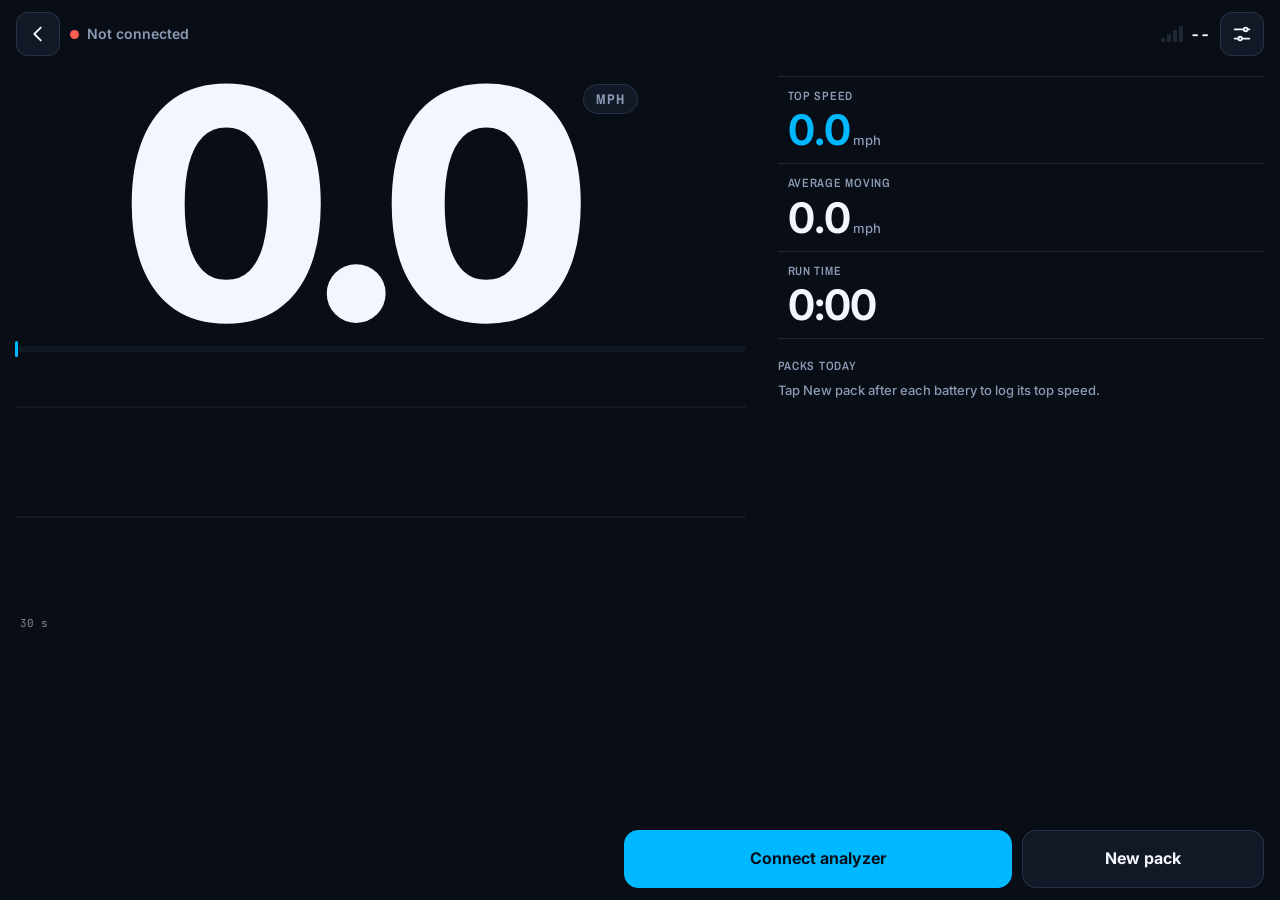
<file: speed-dash.html>
<!doctype html><html lang="en"><head><meta charset="utf-8"><meta name="viewport" content="width=device-width,initial-scale=1,viewport-fit=cover"><title>Rustler Speed Dash</title><link rel="stylesheet" href="https://fonts.googleapis.com/css2?family=Inter:wght@400;500;600;700;800&family=Rajdhani:wght@500;600;700&family=Archivo:wght@400;500;600;700;800&family=Archivo+Narrow:wght@600&family=JetBrains+Mono:wght@500&display=swap"><style>:root{--f-ui:"Archivo","Helvetica Neue",Arial,sans-serif;--f-narrow:"Archivo Narrow","Arial Narrow",Arial,sans-serif;--f-mono:"JetBrains Mono",ui-monospace,monospace}html,body{margin:0;background:#060708}/* Speed dash: a single dark instrument look, white numerals on near-black, one amber accent.
   Layout: status bar, the reading, a 30-second trace, three stats, pack log, two thumb-sized actions. */
.sd{--f-ui:"Inter",system-ui,-apple-system,"Segoe UI",sans-serif;--f-display:"Rajdhani","Arial Narrow",sans-serif;--f-mono:"JetBrains Mono",ui-monospace,Menlo,monospace;--k-bg:#080D16;--k-surf:#111927;--k-line:rgba(148,178,220,.16);--k-ink:#F3F6FC;--k-mute:#8C9AB3;--k-acc:#00B8FF;--k-warn:#ffb020;--k-ok:#22C55E;--k-bad:#ff5d52;
  position:fixed;inset:0;z-index:80;background:var(--k-bg);color:var(--k-ink);color-scheme:dark;display:flex;flex-direction:column;overflow:auto;box-sizing:border-box;
  font-family:var(--f-ui);padding:env(safe-area-inset-top,0px) max(16px,env(safe-area-inset-right,0px)) env(safe-area-inset-bottom,0px) max(16px,env(safe-area-inset-left,0px))}
.sd[hidden]{display:none}
.sd svg{width:22px;height:22px;fill:none;stroke:currentColor;stroke-width:2;stroke-linecap:round;stroke-linejoin:round}
.sd-bar{display:flex;align-items:center;gap:10px;padding-block:12px}
.sd-ic{width:44px;height:44px;display:grid;place-items:center;border-radius:12px;border:1px solid var(--k-line);background:var(--k-surf);color:var(--k-ink);cursor:pointer;flex:none}
.sd-link{display:flex;align-items:center;gap:8px;font:600 14px/1 var(--f-ui);color:var(--k-mute);min-width:0}
.sd-link span{white-space:nowrap;overflow:hidden;text-overflow:ellipsis}
.sd-link i{width:9px;height:9px;border-radius:50%;background:var(--k-bad);flex:none}
.sd-link.ok{color:var(--k-ink)}.sd-link.ok i{background:var(--k-ok)}
.sd-link.wait i{background:var(--k-warn);animation:sdp 1s infinite}
@keyframes sdp{50%{opacity:.25}}
.sd-sat{margin-left:auto;display:flex;align-items:flex-end;gap:7px;font:700 16px/1 var(--f-ui);font-variant-numeric:tabular-nums;color:var(--k-ink)}
.sd-bars{display:flex;align-items:flex-end;gap:2px;height:16px}
.sd-bars i{width:4px;border-radius:1px;background:var(--k-line)}
.sd-bars i:nth-child(1){height:25%}.sd-bars i:nth-child(2){height:50%}.sd-bars i:nth-child(3){height:75%}.sd-bars i:nth-child(4){height:100%}
.sd-bars i.on{background:var(--k-ok)}.sd-bars.weak i.on{background:var(--k-warn)}.sd-bars.bad i.on{background:var(--k-bad)}
.sd-main{flex:1;display:flex;flex-direction:column;gap:20px;justify-content:center;padding-block:8px 16px;min-height:0}
.sd-read{display:flex;flex-direction:column;gap:14px}
.sd-num{display:flex;align-items:flex-start;justify-content:center;gap:10px}
.sd-num b{font:800 clamp(128px,36vw,320px)/.8 var(--f-ui);font-variant-numeric:tabular-nums;letter-spacing:-.05em}
.sd-unit{margin-top:.6em;border:1px solid var(--k-line);background:var(--k-surf);color:var(--k-mute);border-radius:999px;padding:7px 12px;font:700 14px/1 var(--f-narrow);letter-spacing:.08em;text-transform:uppercase;cursor:pointer}
.sd-gauge{position:relative;height:6px;border-radius:3px;background:var(--k-surf)}
.sd-gauge #sdFill{position:absolute;inset:0 auto 0 0;width:0;border-radius:3px;background:var(--k-ink);transition:width .1s linear}
.sd-gauge #sdTopMark{position:absolute;top:-5px;bottom:-5px;width:3px;margin-left:-1.5px;left:0;background:var(--k-acc);border-radius:2px}
.sd-trace{width:100%;height:96px;display:block}
.sd-stats{margin:0;display:grid;grid-template-columns:repeat(3,minmax(0,1fr));border-block:1px solid var(--k-line)}
.sd-stats div{padding:12px 10px;display:flex;flex-direction:column;gap:6px;min-width:0}
.sd-stats div+div{border-left:1px solid var(--k-line)}
.sd-stats dt{font:600 12px/1.2 var(--f-narrow);letter-spacing:.06em;text-transform:uppercase;color:var(--k-mute)}
.sd-stats dd{margin:0;font:500 13px/1 var(--f-ui);color:var(--k-mute)}
.sd-stats dd b{font:700 clamp(28px,7.5vw,42px)/1 var(--f-ui);letter-spacing:-.02em;font-variant-numeric:tabular-nums;color:var(--k-ink)}
.sd-stats div:first-child dd b{color:var(--k-acc)}
.sd-packs{display:flex;flex-direction:column;gap:8px}
.sd-lbl{font:600 12px/1.2 var(--f-narrow);letter-spacing:.06em;text-transform:uppercase;color:var(--k-mute)}
.sd-packs ol{list-style:none;margin:0;padding:0;display:flex;gap:8px;overflow-x:auto;scrollbar-width:none}
.sd-packs li{flex:none;padding:8px 12px;border-radius:10px;background:var(--k-surf);font:500 13px/1.3 var(--f-ui);color:var(--k-mute)}
.sd-packs li b{display:block;font:700 20px/1.1 var(--f-ui);font-variant-numeric:tabular-nums;color:var(--k-ink)}
.sd-packs li.empty{flex:1;background:none;padding:0;color:var(--k-mute)}
.sd-act{position:sticky;bottom:0;display:grid;grid-template-columns:1.6fr 1fr;gap:10px;padding-block:12px calc(12px + env(safe-area-inset-bottom,0px));background:linear-gradient(transparent,var(--k-bg) 30%)}
.sd-btn{min-height:58px;border-radius:14px;border:1px solid var(--k-line);background:var(--k-surf);color:var(--k-ink);font:700 16px/1.1 var(--f-ui);cursor:pointer}
.sd-btn.primary{background:var(--k-acc);border-color:var(--k-acc);color:#03121c}
.sd-btn.primary.on{background:var(--k-surf);border-color:var(--k-line);color:var(--k-ink)}
.sd-btn.ghost{min-height:48px}
.sd-btn:disabled{opacity:.5;cursor:progress}
.sd-btn:focus-visible,.sd-ic:focus-visible,.sd-unit:focus-visible{outline:3px solid var(--k-acc);outline-offset:2px}
.sd-msg{margin:0 0 12px;font:500 14px/1.45 var(--f-ui);color:var(--k-mute);max-width:62ch}
.sd-msg:empty{display:none}
.sd-sheet{position:fixed;inset:0;z-index:2;background:rgba(0,0,0,.6);display:flex;align-items:flex-end;justify-content:center}
.sd-sheet[hidden]{display:none}
.sd-sheet-in{width:min(560px,100%);max-height:85vh;overflow:auto;box-sizing:border-box;background:var(--k-surf);border:1px solid var(--k-line);border-radius:18px 18px 0 0;
  padding:16px max(16px,env(safe-area-inset-right,0px)) calc(20px + env(safe-area-inset-bottom,0px)) max(16px,env(safe-area-inset-left,0px));display:flex;flex-direction:column;gap:14px}
.sd-sheet-h{display:flex;align-items:center;justify-content:space-between;font:700 18px/1 var(--f-ui)}
.sd-grid{display:grid;grid-template-columns:repeat(2,minmax(0,1fr));gap:12px}
.sd-grid label{display:flex;flex-direction:column;gap:6px;font:600 12px/1.25 var(--f-ui);color:var(--k-mute)}
.sd-grid input,.sd-grid select{background:var(--k-bg);color:var(--k-ink);border:1px solid var(--k-line);border-radius:10px;padding:10px;font:600 16px var(--f-mono)}
.sd-hex{margin:0;font:500 12px/1.5 var(--f-mono);color:var(--k-mute);overflow-wrap:anywhere}.sd-hex code{color:var(--k-ink)}
.sd-note{margin:0;font:500 13px/1.45 var(--f-ui);color:var(--k-mute)}
@media (min-width:900px) and (orientation:landscape){
  .sd-main{display:grid;grid-template-columns:minmax(0,1.5fr) minmax(0,1fr);grid-template-rows:auto auto 1fr;column-gap:32px;align-content:center}
  .sd-read{grid-row:1/3}.sd-trace{grid-column:1;grid-row:3;height:clamp(140px,28vh,260px)}.sd-stats{grid-column:2;grid-row:1;grid-template-columns:1fr}.sd-stats div+div{border-left:0;border-top:1px solid var(--k-line)}
  .sd-packs{grid-column:2;grid-row:2/4}.sd-act{max-width:640px;width:100%;margin-left:auto}}
@media (max-height:560px) and (orientation:landscape){.sd-num b{font-size:clamp(90px,22vh,180px)}.sd-trace{height:60px}}
@media (prefers-reduced-motion:reduce){.sd-link.wait i{animation:none}.sd-gauge #sdFill{transition:none}}
</style></head><body><section class="sd" id="sd" aria-label="Speed dash">
  <header class="sd-bar">
    <button type="button" class="sd-ic" id="sdClose" aria-label="Back to the model"><svg viewBox="0 0 24 24" aria-hidden="true"><path d="M15 5l-7 7 7 7"/></svg></button>
    <div class="sd-link" id="sdConn" role="status"><i></i><span>Not connected</span></div>
    <div class="sd-sat" title="GPS satellites"><span class="sd-bars" id="sdBars"><i></i><i></i><i></i><i></i></span><b id="sdSat">--</b></div>
    <button type="button" class="sd-ic" id="sdGear" aria-label="Settings" aria-expanded="false"><svg viewBox="0 0 24 24" aria-hidden="true"><path d="M4 7h10M18 7h2M4 17h4M12 17h8"/><circle cx="16" cy="7" r="2"/><circle cx="10" cy="17" r="2"/></svg></button>
  </header>
  <main class="sd-main">
    <div class="sd-read">
      <div class="sd-num"><b id="sdSpeed">0.0</b><button type="button" class="sd-unit" id="sdUnitBtn" aria-label="Switch units"><span id="sdUnit">mph</span></button></div>
      <div class="sd-gauge" aria-hidden="true"><i id="sdFill"></i><i id="sdTopMark"></i></div>
    </div>
    <canvas class="sd-trace" id="sdTrace" aria-label="Speed over the last 30 seconds"></canvas>
    <dl class="sd-stats">
      <div><dt>Top speed</dt><dd><b id="sdMax">0.0</b> <span id="sdMaxU">mph</span></dd></div>
      <div><dt>Average moving</dt><dd><b id="sdAvg">0.0</b> <span id="sdAvgU">mph</span></dd></div>
      <div><dt>Run time</dt><dd><b id="sdTime">0:00</b></dd></div>
    </dl>
    <div class="sd-packs"><span class="sd-lbl">Packs today</span><ol id="sdPacks"><li class="empty">Tap New pack after each battery to log its top speed.</li></ol></div>
  </main>
  <footer class="sd-act">
    <button type="button" class="sd-btn primary" id="sdGo">Connect analyzer</button>
    <button type="button" class="sd-btn" id="sdReset">New pack</button>
  </footer>
  <p class="sd-msg" id="sdMsg" role="status"></p>
  <div class="sd-sheet" id="sdSheet" hidden>
    <div class="sd-sheet-in">
      <div class="sd-sheet-h"><b>Settings</b><button type="button" class="sd-ic" id="sdSheetX" aria-label="Close settings"><svg viewBox="0 0 24 24" aria-hidden="true"><path d="M6 6l12 12M18 6L6 18"/></svg></button></div>
      <button type="button" class="sd-btn ghost" id="sdDemo">Play demo run</button>
      <div class="sd-grid">
        <label>Speed byte<input id="cSpdOff" type="number" min="0" max="60" value="10"></label>
        <label>Byte order<select id="cEnd"><option value="le">Little-endian</option><option value="be">Big-endian</option></select></label>
        <label>Raw speed unit<select id="cScale"><option value="kmh10">km/h × 10</option><option value="kmh100">km/h × 100</option><option value="kn10">knots × 10</option><option value="kn100">knots × 100</option><option value="ms100">m/s × 100</option></select></label>
        <label>Satellite byte<input id="cSatOff" type="number" min="0" max="60" value="17"></label>
        <label>Satellites to count top speed<input id="cMinSat" type="number" min="0" max="30" value="6"></label>
        <label>Ignore jumps over (mph/s)<input id="cSpike" type="number" min="0" max="500" value="60"></label>
      </div>
      <p class="sd-hex"><span id="sdHz">0 Hz</span> · last packet <span id="sdLen">0</span> bytes<br><code id="sdHex">—</code></p>
      <p class="sd-note">Byte positions follow the commonly reported GSM020 layout. Walk with the analyzer at about 3 mph and adjust until the reading matches.</p>
    </div>
  </div>
</section><script>
/* ---------- Speed dash: SkyRC GSM020 (Racer's Edge) over Web Bluetooth ----------
   Each ~10 Hz notification only updates the state object; one requestAnimationFrame loop paints
   the latest values, so drawing never queues behind the radio. */
(function(){
const $=s=>document.querySelector(s);
const SVC='0000ffe0-0000-1000-8000-00805f9b34fb',CHR='0000ffe1-0000-1000-8000-00805f9b34fb';
const SCALE={kmh10:0.1/1.609344,kmh100:0.01/1.609344,kn10:0.1*1.150779,kn100:0.01*1.150779,ms100:0.01*2.236936};   // raw → mph
const st={mph:0,max:0,sats:null,conn:'off',times:[],lastT:0,metric:false,dev:null,demo:null,dirty:true,hex:'',len:0,trace:[],movT:0,movSum:0,runStart:0,packs:[]};
const cfg={spdOff:10,end:'le',scale:'kmh10',satOff:17,minSat:6,spike:60};
try{Object.assign(cfg,JSON.parse(localStorage.getItem('rustler-dash-v1')||'{}'));st.metric=localStorage.getItem('rustler-dash-metric')==='1';
  const pk=JSON.parse(localStorage.getItem('rustler-dash-packs')||'null');if(pk&&pk.day===new Date().toDateString())st.packs=pk.list||[];}catch(e){}
const save=()=>{try{localStorage.setItem('rustler-dash-v1',JSON.stringify(cfg));localStorage.setItem('rustler-dash-metric',st.metric?'1':'0');
  localStorage.setItem('rustler-dash-packs',JSON.stringify({day:new Date().toDateString(),list:st.packs}));}catch(e){}};
[['#cSpdOff','spdOff',Number],['#cEnd','end',String],['#cScale','scale',String],['#cSatOff','satOff',Number],['#cMinSat','minSat',Number],['#cSpike','spike',Number]].forEach(([id,k,f])=>{
  const el=$(id);el.value=cfg[k];el.addEventListener('change',()=>{cfg[k]=f(el.value);save();});});
const msg=t=>{$('#sdMsg').textContent=t||'';};

function parse(dv){
  const n=dv.byteLength;st.len=n;
  st.hex=Array.from({length:n},(_,i)=>dv.getUint8(i).toString(16).padStart(2,'0')).join(' ');
  const now=performance.now();st.times.push(now);while(st.times.length&&now-st.times[0]>2000)st.times.shift();
  if(cfg.satOff<n)st.sats=dv.getUint8(cfg.satOff);
  if(cfg.spdOff+1<n){const mph=dv.getUint16(cfg.spdOff,cfg.end==='le')*(SCALE[cfg.scale]||SCALE.kmh10);
    const dt=st.lastT?Math.max(0.02,(now-st.lastT)/1000):0.1;
    const ok=!cfg.spike||mph<st.mph||Math.abs(mph-st.mph)/dt<=cfg.spike;   // drop one-packet GPS spikes
    if(ok){st.mph=mph;if((st.sats==null||st.sats>=cfg.minSat)&&mph>st.max)st.max=mph;
      if(mph>2){if(!st.runStart)st.runStart=now;st.movT+=dt;st.movSum+=mph*dt;}}
    st.lastT=now;st.trace.push([now,st.mph]);while(st.trace.length&&now-st.trace[0][0]>30000)st.trace.shift();}
  st.dirty=true;}

function setConn(s,label){st.conn=s;const c=$('#sdConn');c.className='sd-link'+(s==='on'?' ok':s==='wait'?' wait':'');c.querySelector('span').textContent=label;
  const g=$('#sdGo');g.textContent=s==='on'?'Disconnect':s==='wait'?'Connecting…':'Connect analyzer';g.classList.toggle('on',s==='on');g.disabled=s==='wait';}

async function connect(){
  if(st.demo){stopDemo();return;}
  if(st.dev&&st.dev.gatt.connected){st.dev.gatt.disconnect();return;}
  if(!navigator.bluetooth){msg('Bluetooth isn’t available in this browser. Use Chrome on Android or a computer. On iPhone, open the page in the Bluefy browser.');return;}
  setConn('wait','Pairing');msg('');
  try{const dev=await navigator.bluetooth.requestDevice({filters:[{services:[SVC]},{namePrefix:'GSM'},{namePrefix:'SkyRC'}],optionalServices:[SVC]});
    st.dev=dev;dev.addEventListener('gattserverdisconnected',onDrop);await open(dev);}
  catch(e){setConn('off','Not connected');
    if(e&&e.name==='NotFoundError')msg('No analyzer chosen. Switch it on, keep it close, and try again.');
    else if(e&&(e.name==='SecurityError'||e.name==='NotAllowedError'))msg('Bluetooth is blocked inside this embedded page. Open the standalone Speed Dash file in Chrome or Bluefy.');
    else msg('Couldn’t connect: '+(e&&e.message||e));}}
async function open(dev){setConn('wait','Connecting');
  const ch=await (await (await dev.gatt.connect()).getPrimaryService(SVC)).getCharacteristic(CHR);
  ch.addEventListener('characteristicvaluechanged',e=>parse(e.target.value));await ch.startNotifications();
  setConn('on',dev.name||'GSM020');msg('Waiting for a GPS fix.');keepAwake(true);}
async function onDrop(){setConn('wait','Reconnecting');st.mph=0;st.dirty=true;
  for(let i=0;i<4;i++){await new Promise(r=>setTimeout(r,800*(i+1)));if(!st.dev)break;try{await open(st.dev);msg('');return;}catch(e){}}
  setConn('off','Not connected');keepAwake(false);msg('Lost the analyzer. Tap Connect to pair again.');}
let lock=null;async function keepAwake(on){try{if(on&&'wakeLock' in navigator&&!lock){lock=await navigator.wakeLock.request('screen');lock.addEventListener('release',()=>lock=null);}else if(!on&&lock){await lock.release();lock=null;}}catch(e){}}
document.addEventListener('visibilitychange',()=>{if(document.visibilityState==='visible'&&st.conn==='on')keepAwake(true);});

function stopDemo(){clearInterval(st.demo);st.demo=null;$('#sdDemo').textContent='Play demo run';setConn('off','Not connected');msg('');st.mph=0;st.dirty=true;}
function startDemo(){if(st.dev&&st.dev.gatt.connected)return;let t=0;$('#sdDemo').textContent='Stop demo';setConn('on','Demo run');msg('Demo data. Nothing is connected.');
  st.demo=setInterval(()=>{t+=0.1;const ph=t%9,kmh=ph<6?Math.max(0,92*Math.sin(ph/6*Math.PI))*(1+0.015*Math.sin(t*9)):0;
    const b=new DataView(new ArrayBuffer(20));b.setUint16(cfg.spdOff,Math.round(kmh*10),cfg.end==='le');b.setUint8(cfg.satOff,11);parse(b);},100);}

const cv=$('#sdTrace'),cx=cv.getContext('2d');
function drawTrace(){const r=cv.getBoundingClientRect(),d=Math.min(2,devicePixelRatio||1),W=Math.round(r.width*d),H=Math.round(r.height*d);if(!W||!H)return;
  if(cv.width!==W||cv.height!==H){cv.width=W;cv.height=H;}cx.clearRect(0,0,W,H);
  const now=performance.now(),top=Math.max(10,st.max*1.1),X=t=>W-(now-t)/30000*W,Y=v=>H-4*d-(v/top)*(H-10*d);
  cx.strokeStyle='#22282c';cx.lineWidth=1*d;[0.5,1].forEach(f=>{cx.beginPath();cx.moveTo(0,Y(top*f/1.1));cx.lineTo(W,Y(top*f/1.1));cx.stroke();});
  if(st.max>0){cx.strokeStyle='#A855F7';cx.setLineDash([4*d,4*d]);cx.beginPath();cx.moveTo(0,Y(st.max));cx.lineTo(W,Y(st.max));cx.stroke();cx.setLineDash([]);}
  if(st.trace.length>1){cx.beginPath();st.trace.forEach(([t,v],i)=>i?cx.lineTo(X(t),Y(v)):cx.moveTo(X(t),Y(v)));
    cx.strokeStyle='#f3f5f2';cx.lineWidth=2*d;cx.lineJoin='round';cx.stroke();cx.lineTo(X(st.trace[st.trace.length-1][0]),H);cx.lineTo(X(st.trace[0][0]),H);cx.closePath();
    cx.fillStyle='rgba(243,245,242,.07)';cx.fill();}
  cx.fillStyle='#7f898f';cx.font=`${11*d}px "JetBrains Mono",monospace`;cx.fillText('30 s',4*d,H-4*d);}
function renderPacks(){const k=st.metric?1.609344:1,u=st.metric?'km/h':'mph';const ol=$('#sdPacks');
  ol.innerHTML=st.packs.length?st.packs.map((v,i)=>'<li><b>'+(v*k).toFixed(1)+'</b>Pack '+(i+1)+' · '+u+'</li>').reverse().join(''):'<li class="empty">Tap New pack after each battery to log its top speed.</li>';}
function frame(){if(!$('#sd').hidden){if(st.dirty){st.dirty=false;const k=st.metric?1.609344:1,u=st.metric?'km/h':'mph';
    $('#sdSpeed').textContent=(st.mph*k).toFixed(1);$('#sdMax').textContent=(st.max*k).toFixed(1);
    $('#sdAvg').textContent=(st.movT?st.movSum/st.movT*k:0).toFixed(1);
    const sec=Math.round(st.movT);$('#sdTime').textContent=Math.floor(sec/60)+':'+String(sec%60).padStart(2,'0');
    [['#sdUnit',u],['#sdMaxU',u],['#sdAvgU',u]].forEach(([id,v])=>$(id).textContent=v);
    const scale=Math.max(30,Math.ceil(st.max*1.15/10)*10);$('#sdFill').style.width=Math.min(100,st.mph/scale*100)+'%';$('#sdTopMark').style.left=Math.min(100,st.max/scale*100)+'%';
    const s=st.sats,lv=s==null?0:s<4?1:s<cfg.minSat?2:s<10?3:4;$('#sdSat').textContent=s==null?'--':s;
    const bars=$('#sdBars');bars.className='sd-bars'+(lv<=1?' bad':lv===2?' weak':'');bars.querySelectorAll('i').forEach((e,i)=>e.classList.toggle('on',i<lv));
    $('#sdHz').textContent=Math.max(0,Math.round((st.times.length-1)/2))+' Hz';$('#sdHex').textContent=st.hex||'—';$('#sdLen').textContent=st.len;}
    drawTrace();}
  requestAnimationFrame(frame);}
setInterval(()=>{const now=performance.now();while(st.times.length&&now-st.times[0]>2000)st.times.shift();st.dirty=true;},500);
requestAnimationFrame(frame);renderPacks();

$('#sdGo').onclick=connect;
$('#sdReset').onclick=()=>{if(st.max>0){st.packs.push(+st.max.toFixed(2));save();renderPacks();msg('Pack '+st.packs.length+' saved. Ready for the next battery.');}
  st.max=0;st.movT=0;st.movSum=0;st.runStart=0;st.trace=[];st.dirty=true;};
$('#sdUnitBtn').onclick=()=>{st.metric=!st.metric;save();renderPacks();st.dirty=true;};
$('#sdDemo').onclick=()=>{st.demo?stopDemo():startDemo();closeSheet();};
const sheet=$('#sdSheet'),openSheet=()=>{sheet.hidden=false;$('#sdGear').setAttribute('aria-expanded','true');$('#sdSheetX').focus();},closeSheet=()=>{sheet.hidden=true;$('#sdGear').setAttribute('aria-expanded','false');};
$('#sdGear').onclick=openSheet;$('#sdSheetX').onclick=closeSheet;sheet.addEventListener('click',e=>{if(e.target===sheet)closeSheet();});
const opener=$('#sdOpen');
if(opener)opener.onclick=()=>{$('#sd').hidden=false;document.body.classList.add('sd-open');st.dirty=true;$('#sdGo').focus();};
$('#sdClose').onclick=()=>{if(!opener)return;$('#sd').hidden=true;document.body.classList.remove('sd-open');closeSheet();};
document.addEventListener('keydown',e=>{if(e.key==='Escape'&&!$('#sd').hidden){if(!sheet.hidden)closeSheet();else $('#sdClose').click();}});
})();
</script></body></html>
</file>
